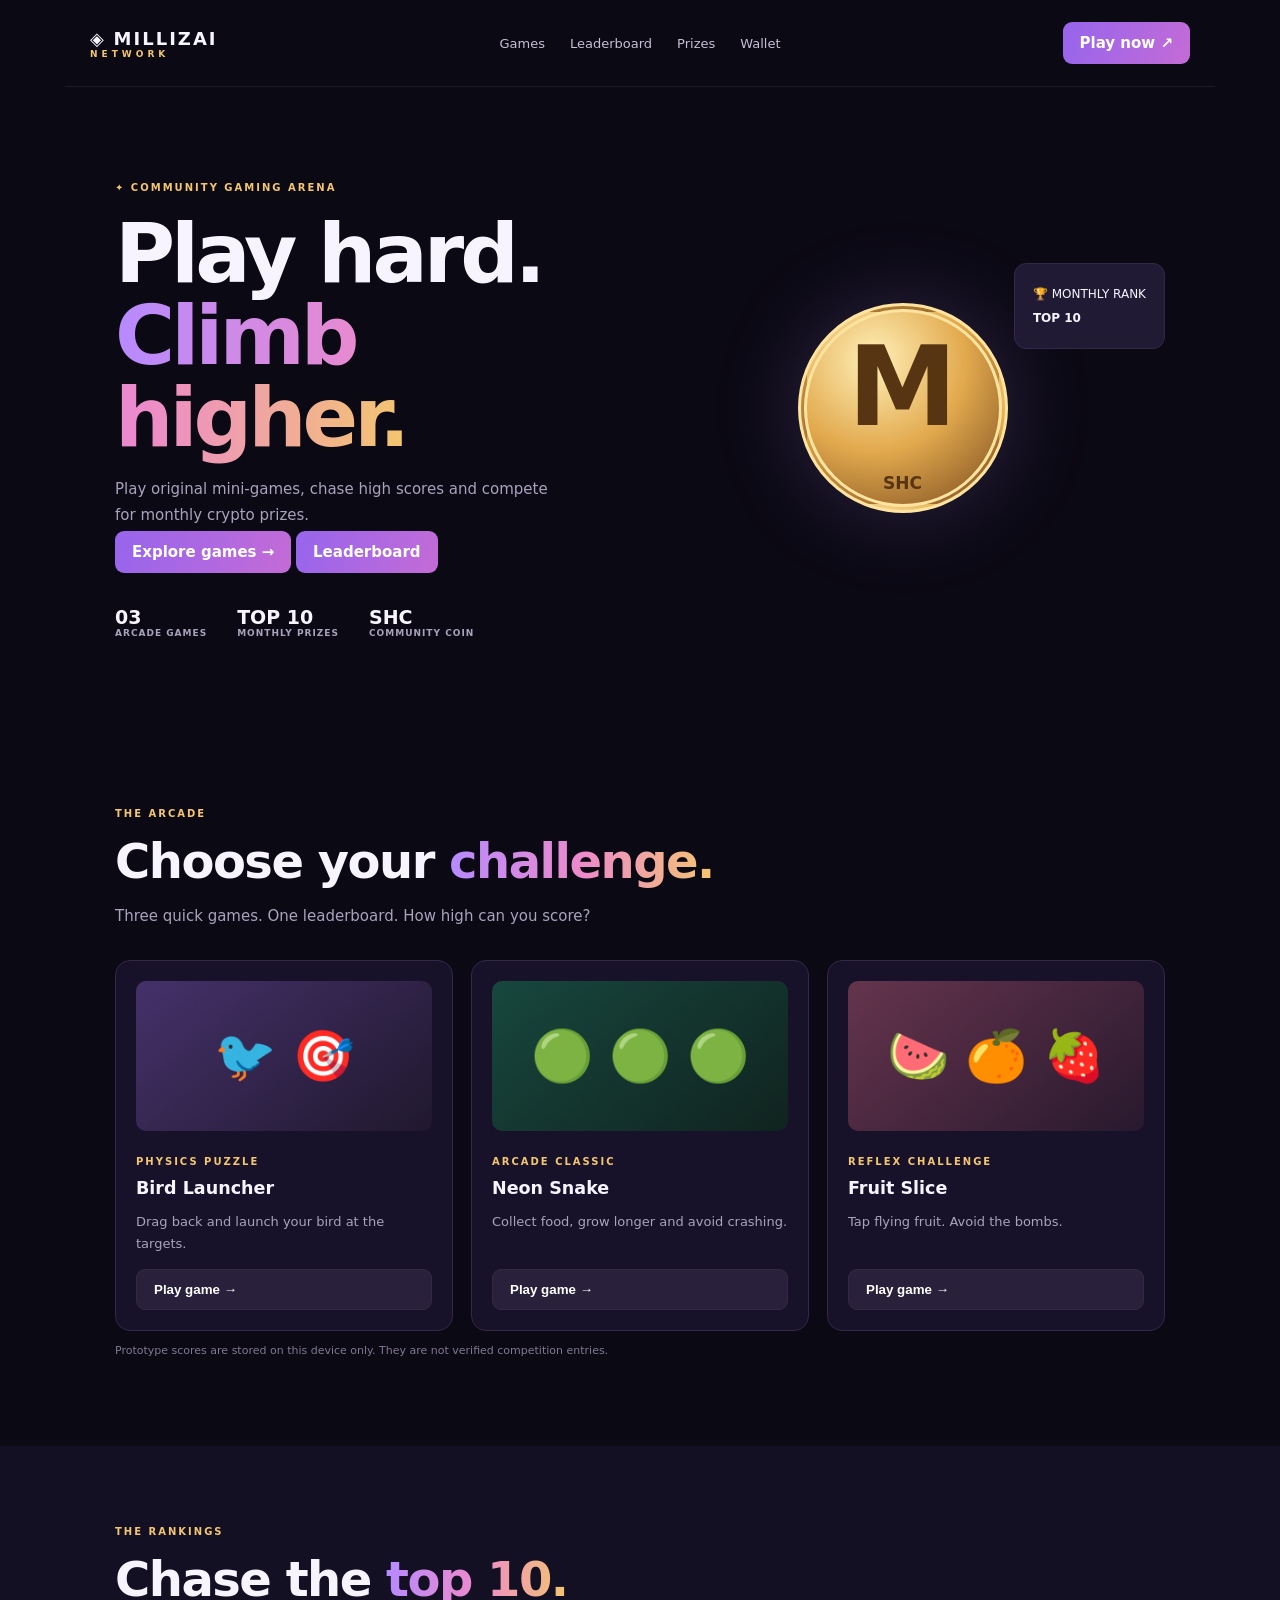
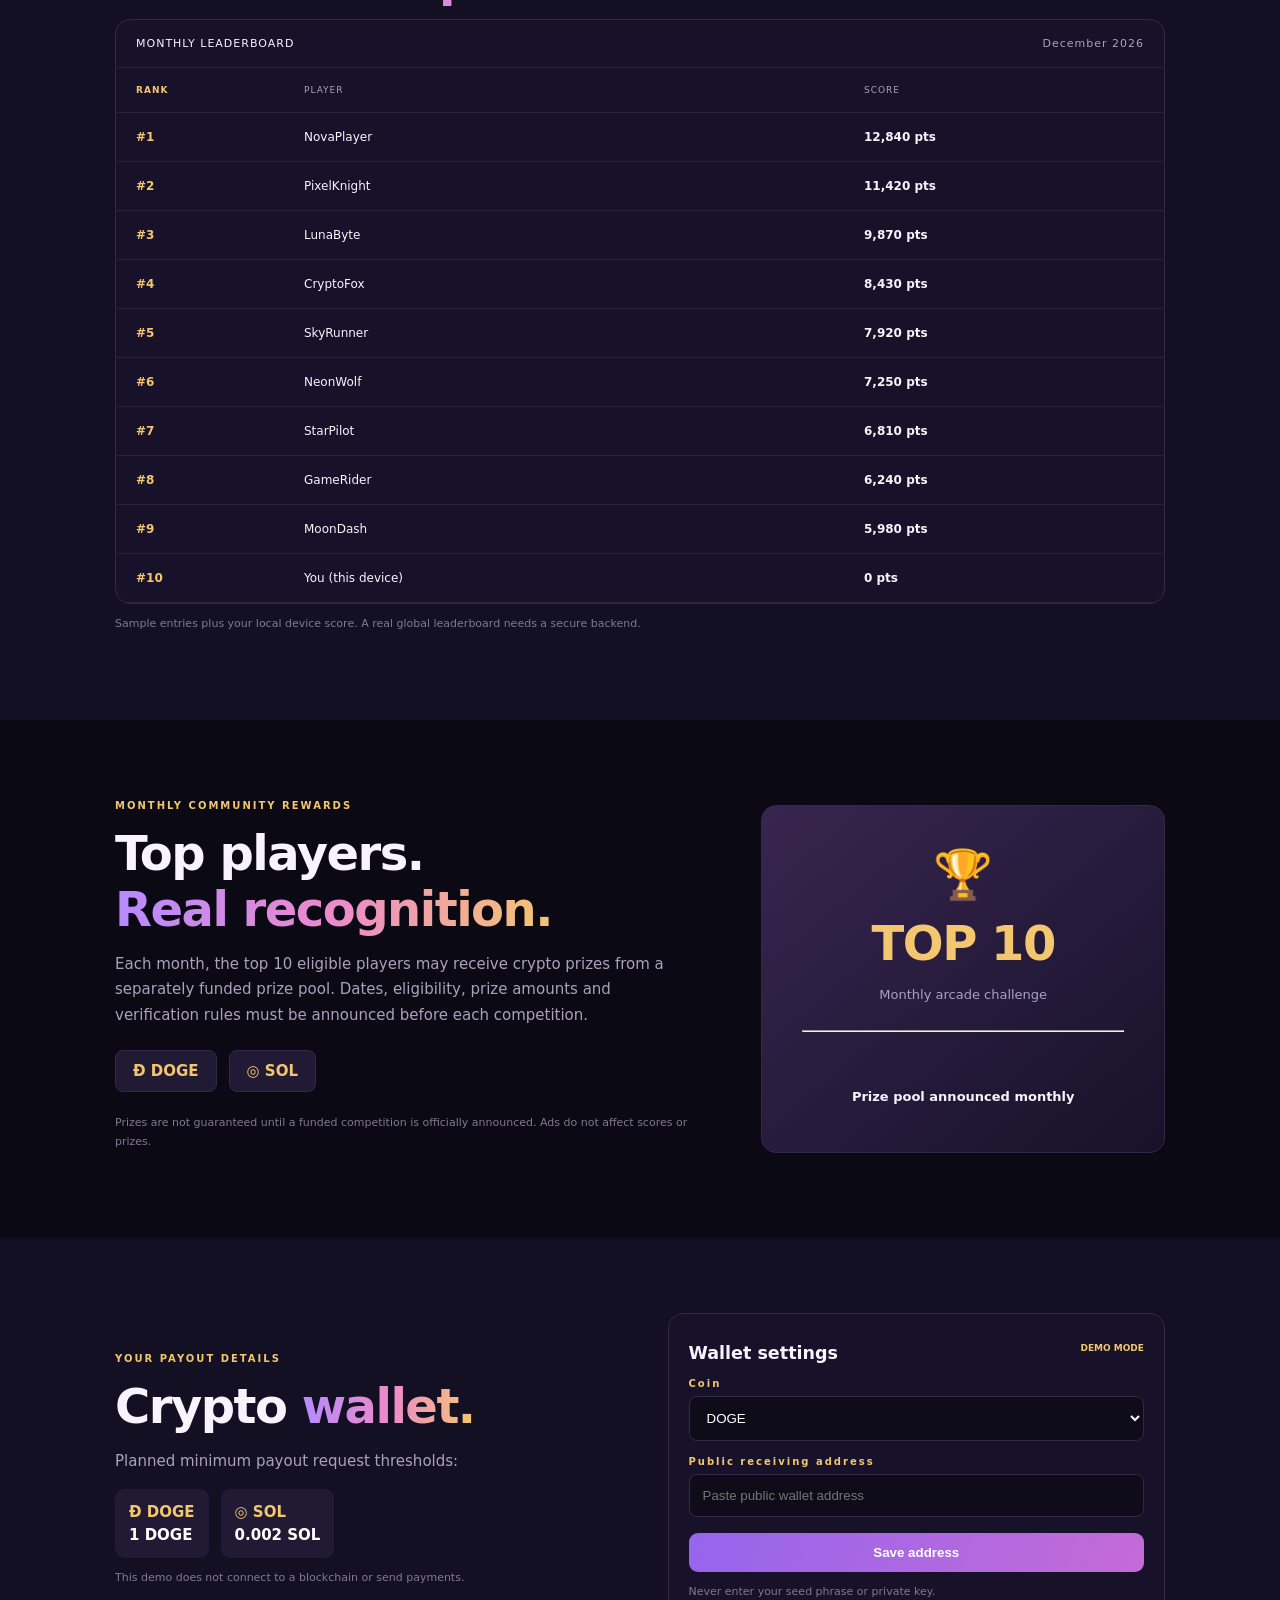
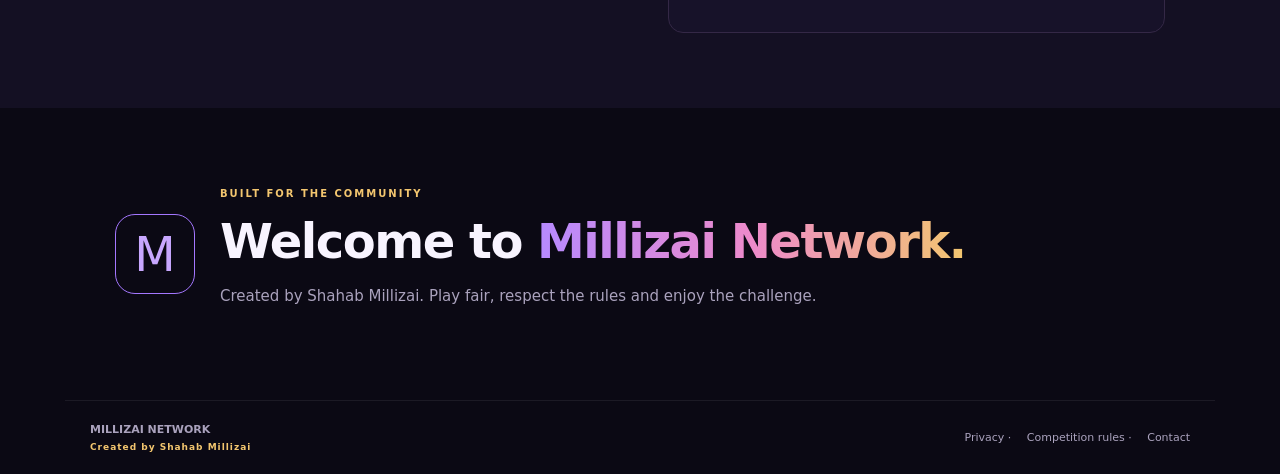
<file: index.html>
<!doctype html>
<html lang="en">
<head>
  <meta charset="utf-8">
  <meta name="viewport" content="width=device-width,initial-scale=1">
  <meta name="theme-color" content="#100d20">
  <meta name="description" content="Millizai Network — play games and compete for monthly community prizes.">
  <title>Millizai Network</title>
  <link rel="manifest" href="manifest.webmanifest">
  <link rel="icon" href="assets/logo.svg">
  <link rel="stylesheet" href="styles.css">

  <!-- Advertising scripts supplied by the site owner.
       Note: the duplicate zone 12207020 has been included only once. -->
  <script>
    (function(s) {
      s.dataset.zone = '12207020';
      s.src = 'https://al5sm.com/tag.min.js';
    })(document.head.appendChild(document.createElement('script')));
  </script>

  <script src="https://5gvci.com/act/files/tag.min.js?z=12207022"
          data-cfasync="false" async></script>

  <script>
    (function(s) {
      s.dataset.zone = '12207028';
      s.src = 'https://nap5k.com/tag.min.js';
    })(document.head.appendChild(document.createElement('script')));
  </script>

  <script>
    (function(s) {
      s.dataset.zone = '12207030';
      s.src = 'https://n6wxm.com/vignette.min.js';
    })(document.head.appendChild(document.createElement('script')));
  </script>
</head>
<body>

<header>
  <a class="brand" href="#">◈ <b>MILLIZAI <small>NETWORK</small></b></a>
  <nav>
    <a href="#games">Games</a>
    <a href="#leaderboard">Leaderboard</a>
    <a href="#rewards">Prizes</a>
    <a href="#wallet">Wallet</a>
  </nav>
  <a class="pill" href="#games">Play now ↗</a>
</header>

<main>
  <section class="hero">
    <div>
      <label>✦ COMMUNITY GAMING ARENA</label>
      <h1>Play hard.<br><span>Climb higher.</span></h1>
      <p>Play original mini-games, chase high scores and compete for monthly crypto prizes.</p>
      <a class="button" href="#games">Explore games →</a>
      <a class="button ghost" href="#leaderboard">Leaderboard</a>
      <div class="stats">
        <b>03 <small>ARCADE GAMES</small></b>
        <b>TOP 10 <small>MONTHLY PRIZES</small></b>
        <b>SHC <small>COMMUNITY COIN</small></b>
      </div>
    </div>
    <div class="hero-coin">
      <div class="coin">M<small>SHC</small></div>
      <aside>🏆 MONTHLY RANK<br><b>TOP 10</b></aside>
    </div>
  </section>

  <section id="games">
    <label>THE ARCADE</label>
    <h2>Choose your <span>challenge.</span></h2>
    <p class="muted">Three quick games. One leaderboard. How high can you score?</p>
    <div class="cards">
      <article>
        <div class="art bird">🐦 🎯</div>
        <label>PHYSICS PUZZLE</label>
        <h3>Bird Launcher</h3>
        <p>Drag back and launch your bird at the targets.</p>
        <button data-game="bird">Play game →</button>
      </article>
      <article>
        <div class="art snake">🟢 🟢 🟢</div>
        <label>ARCADE CLASSIC</label>
        <h3>Neon Snake</h3>
        <p>Collect food, grow longer and avoid crashing.</p>
        <button data-game="snake">Play game →</button>
      </article>
      <article>
        <div class="art fruit">🍉 🍊 🍓</div>
        <label>REFLEX CHALLENGE</label>
        <h3>Fruit Slice</h3>
        <p>Tap flying fruit. Avoid the bombs.</p>
        <button data-game="fruit">Play game →</button>
      </article>
    </div>
    <p class="note">Prototype scores are stored on this device only. They are not verified competition entries.</p>
  </section>

  <section id="leaderboard" class="shade">
    <label>THE RANKINGS</label>
    <h2>Chase the <span>top 10.</span></h2>
    <div class="panel">
      <div class="bar">MONTHLY LEADERBOARD <span id="month"></span></div>
      <div class="row head"><span>RANK</span><span>PLAYER</span><span>SCORE</span></div>
      <div id="rows"></div>
    </div>
    <p class="note">Sample entries plus your local device score. A real global leaderboard needs a secure backend.</p>
  </section>

  <section id="rewards" class="rewards">
    <div>
      <label>MONTHLY COMMUNITY REWARDS</label>
      <h2>Top players.<br><span>Real recognition.</span></h2>
      <p>Each month, the top 10 eligible players may receive crypto prizes from a separately funded prize pool. Dates, eligibility, prize amounts and verification rules must be announced before each competition.</p>
      <div class="chips"><b>Ð DOGE</b><b>◎ SOL</b></div>
      <p class="note">Prizes are not guaranteed until a funded competition is officially announced. Ads do not affect scores or prizes.</p>
    </div>
    <div class="prize">
      🏆
      <h2>TOP 10</h2>
      <p>Monthly arcade challenge</p>
      <hr>
      <b>Prize pool announced monthly</b>
    </div>
  </section>

  <section id="wallet" class="shade wallet">
    <div>
      <label>YOUR PAYOUT DETAILS</label>
      <h2>Crypto <span>wallet.</span></h2>
      <p class="muted">Planned minimum payout request thresholds:</p>
      <div class="minimum">
        <b>Ð DOGE <strong>1 DOGE</strong></b>
        <b>◎ SOL <strong>0.002 SOL</strong></b>
      </div>
      <p class="note">This demo does not connect to a blockchain or send payments.</p>
    </div>
    <form id="walletForm">
      <h3>Wallet settings <small>DEMO MODE</small></h3>
      <label>Coin</label>
      <select id="coin">
        <option>DOGE</option>
        <option>SOL</option>
      </select>
      <label>Public receiving address</label>
      <input id="address" required minlength="20" placeholder="Paste public wallet address">
      <button class="button">Save address</button>
      <p id="walletMsg" class="note">Never enter your seed phrase or private key.</p>
    </form>
  </section>

  <section class="about">
    <div class="mark">M</div>
    <div>
      <label>BUILT FOR THE COMMUNITY</label>
      <h2>Welcome to <span>Millizai Network.</span></h2>
      <p>Created by Shahab Millizai. Play fair, respect the rules and enjoy the challenge.</p>
    </div>
  </section>
</main>

<footer>
  <b>MILLIZAI NETWORK <small>Created by Shahab Millizai</small></b>
  <span>
    <a href="privacy.html">Privacy</a> ·
    <a href="rules.html">Competition rules</a> ·
    <a href="contact.html">Contact</a>
  </span>
</footer>

<div id="modal" class="modal hidden">
  <div class="dialog">
    <button id="close" class="close">×</button>
    <label>ARCADE GAME</label>
    <h2 id="gameTitle">Game</h2>
    <p>Score: <b id="score">0</b> <span id="hint"></span></p>
    <div id="stage"></div>
    <div class="actions"><button id="start">Start / Restart</button></div>
    <p class="note">Local demo only. Scores are not verified and do not qualify for real prizes.</p>
  </div>
</div>

<script src="app.js"></script>

<!-- Existing service-worker registration.
     This expects /millizai-network/sw.js to exist on your website. -->
<script>
  if ('serviceWorker' in navigator) {
    window.addEventListener('load', function () {
      navigator.serviceWorker.register('/millizai-network/sw.js')
        .then(function () {
          console.log('Service Worker registered successfully');
        })
        .catch(function (error) {
          console.log('Service Worker registration failed:', error);
        });
    });
  }
</script>

</body>
</html>
</file>
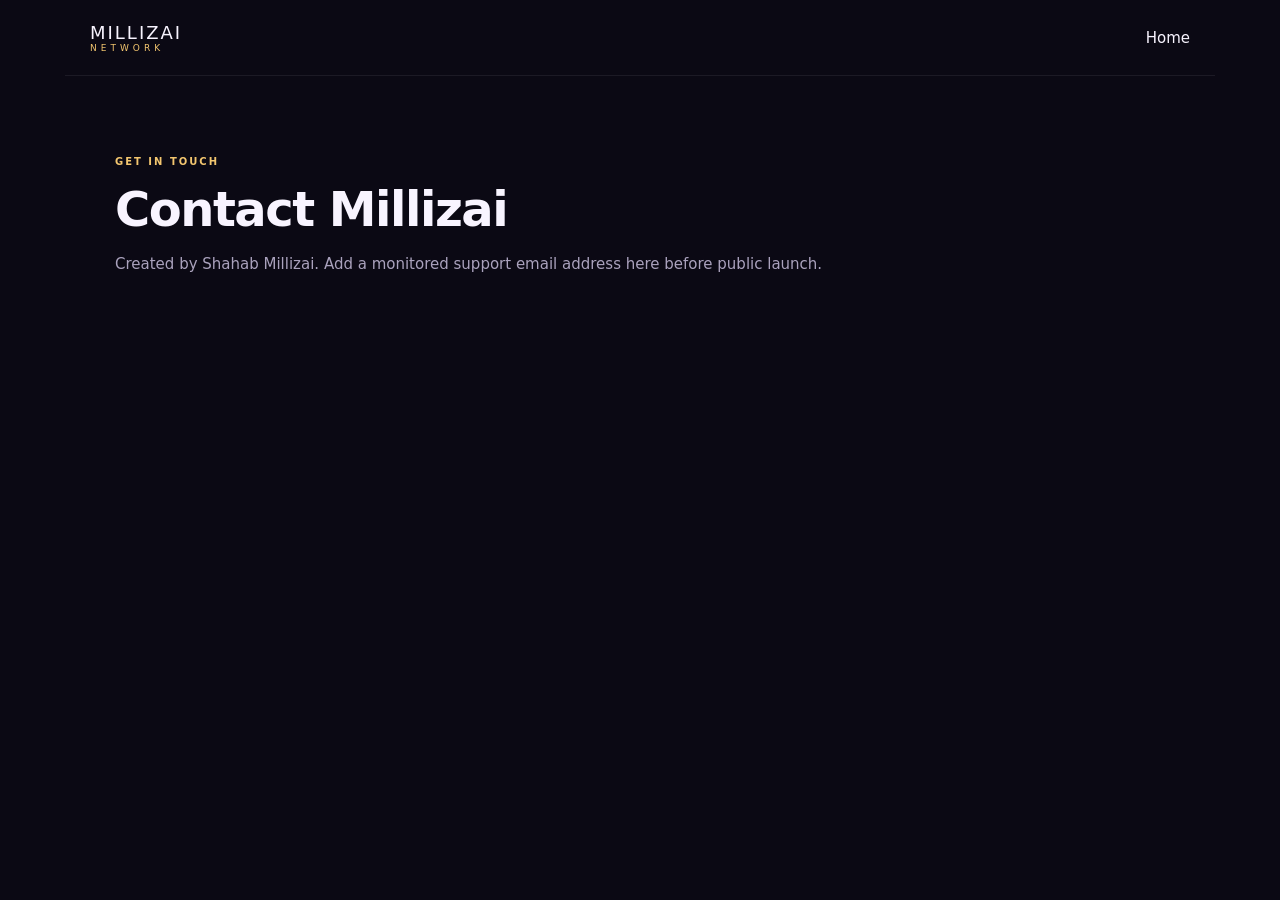
<file: contact.html>
<!doctype html><html><head><meta charset="utf-8"><meta name="viewport" content="width=device-width,initial-scale=1"><title>Contact | Millizai Network</title><link rel="stylesheet" href="styles.css"></head><body><header><a class="brand" href="index.html">MILLIZAI <small>NETWORK</small></a><a href="index.html">Home</a></header><section><label>GET IN TOUCH</label><h2>Contact Millizai</h2><p>Created by Shahab Millizai. Add a monitored support email address here before public launch.</p></section></body></html>
</file>
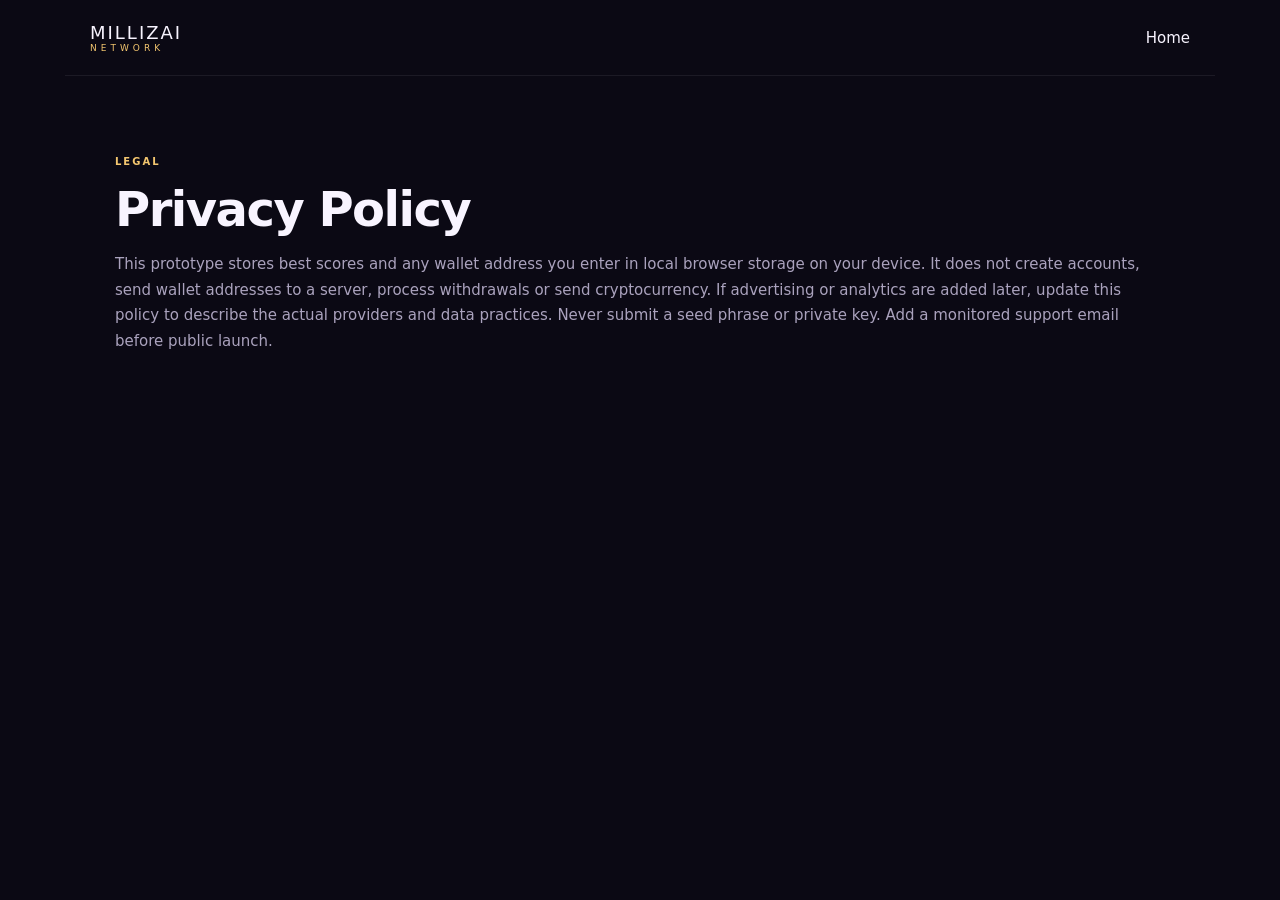
<file: privacy.html>
<!doctype html><html><head><meta charset="utf-8"><meta name="viewport" content="width=device-width,initial-scale=1"><title>Privacy | Millizai Network</title><link rel="stylesheet" href="styles.css"></head><body><header><a class="brand" href="index.html">MILLIZAI <small>NETWORK</small></a><a href="index.html">Home</a></header><section><label>LEGAL</label><h2>Privacy Policy</h2><p>This prototype stores best scores and any wallet address you enter in local browser storage on your device. It does not create accounts, send wallet addresses to a server, process withdrawals or send cryptocurrency. If advertising or analytics are added later, update this policy to describe the actual providers and data practices. Never submit a seed phrase or private key. Add a monitored support email before public launch.</p></section></body></html>
</file>
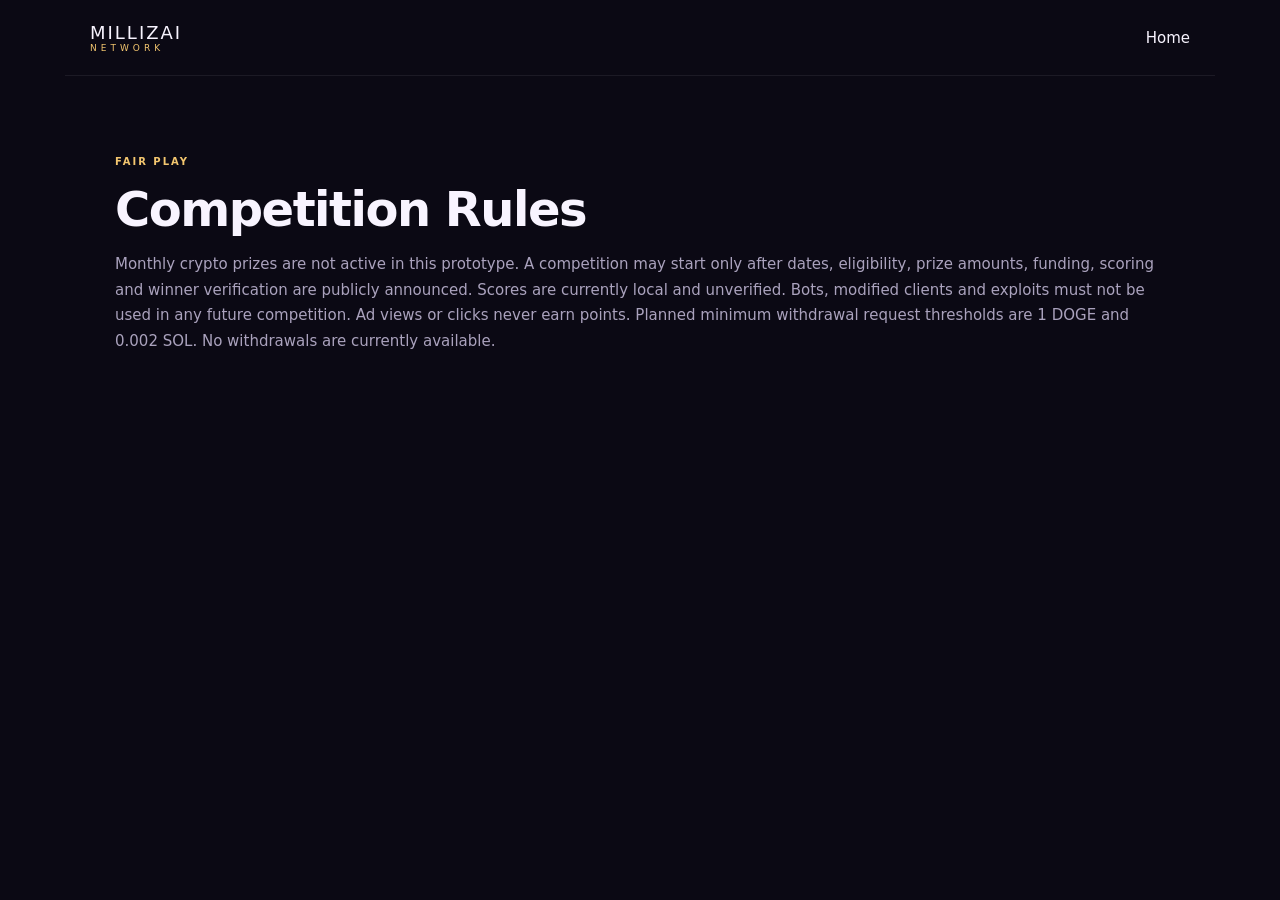
<file: rules.html>
<!doctype html><html><head><meta charset="utf-8"><meta name="viewport" content="width=device-width,initial-scale=1"><title>Rules | Millizai Network</title><link rel="stylesheet" href="styles.css"></head><body><header><a class="brand" href="index.html">MILLIZAI <small>NETWORK</small></a><a href="index.html">Home</a></header><section><label>FAIR PLAY</label><h2>Competition Rules</h2><p>Monthly crypto prizes are not active in this prototype. A competition may start only after dates, eligibility, prize amounts, funding, scoring and winner verification are publicly announced. Scores are currently local and unverified. Bots, modified clients and exploits must not be used in any future competition. Ad views or clicks never earn points. Planned minimum withdrawal request thresholds are 1 DOGE and 0.002 SOL. No withdrawals are currently available.</p></section></body></html>
</file>
<file: styles.css>
:root{--bg:#0b0914;--panel:#171229;--line:#342846;--text:#f8f4ff;--muted:#aaa2bd;--gold:#f3c66f;--purple:#a477ff}*{box-sizing:border-box}html{scroll-behavior:smooth}body{margin:0;background:var(--bg);color:var(--text);font:15px system-ui, sans-serif}a{color:inherit;text-decoration:none}header,footer{max-width:1150px;margin:auto;padding:22px 25px;display:flex;align-items:center;justify-content:space-between;border-bottom:1px solid #ffffff12}nav{display:flex;gap:25px;color:#c8bfd7;font-size:13px}.brand{font-size:18px;letter-spacing:2px}.brand small,footer small{display:block;font-size:9px;letter-spacing:4px;color:var(--gold)}.pill,.button,button{border:0;border-radius:9px;padding:12px 17px;background:linear-gradient(110deg,#9665ed,#c46bd6);color:white;font-weight:750;cursor:pointer}.hero{max-width:1100px;margin:auto;padding:90px 25px;display:grid;grid-template-columns:1fr 1fr;align-items:center;min-height:570px}.hero h1{font-size:clamp(48px,7vw,82px);letter-spacing:-4px;line-height:1;margin:18px 0}.hero p{color:var(--muted);max-width:450px;line-height:1.7}.hero span,h2 span{background:linear-gradient(90deg,#b68aff,#ed8acb,#f3c66f);color:transparent;background-clip:text}label{font-size:10px;letter-spacing:2px;color:var(--gold);font-weight:800}.hero-coin{height:350px;display:grid;place-items:center;position:relative}.coin{width:210px;height:210px;border-radius:50%;display:grid;place-items:center;background:radial-gradient(circle at 35% 25%,#fff0b8,#e2a94d 48%,#78491f);border:9px double #ffe4a0;color:#573512;font-size:110px;font-weight:900;box-shadow:0 0 90px #bd8bff33}.coin small{font-size:17px}.hero-coin aside{position:absolute;right:0;top:30px;background:#211a35;border:1px solid var(--line);padding:18px;border-radius:12px;font-size:12px;line-height:2}.stats{display:flex;gap:30px;margin-top:45px}.stats b{font-size:19px}.stats small{display:block;color:var(--muted);font-size:9px;letter-spacing:1px}section:not(.hero){max-width:1100px;margin:auto;padding:75px 25px}h2{font-size:clamp(32px,4vw,48px);letter-spacing:-1.5px;margin:12px 0}.muted,p{color:var(--muted);line-height:1.7}.cards{display:grid;grid-template-columns:repeat(3,1fr);gap:18px;margin-top:30px}.cards article,.panel,form,.prize{background:var(--panel);border:1px solid var(--line);border-radius:15px;padding:20px}.art{height:150px;border-radius:10px;display:grid;place-items:center;font-size:50px;margin-bottom:20px}.bird{background:linear-gradient(140deg,#45316a,#20182e)}.snake{background:linear-gradient(140deg,#17473d,#10231f)}.fruit{background:linear-gradient(140deg,#65344d,#28192e)}h3{margin:9px 0}.cards p{font-size:13px;min-height:45px}.cards button{width:100%;text-align:left;background:#29213b;border:1px solid var(--line)}.note{font-size:11px;color:#827991}.shade{background:#141023!important;max-width:none!important;padding-left:max(25px,calc((100% - 1050px)/2))!important;padding-right:max(25px,calc((100% - 1050px)/2))!important}.panel{padding:0;overflow:hidden}.bar,.row{padding:17px 20px;border-bottom:1px solid #ffffff12}.bar{font-size:11px;letter-spacing:1px;display:flex;justify-content:space-between}.bar span{color:var(--muted)}.row{display:grid;grid-template-columns:.6fr 2fr 1fr;font-size:12px}.head{color:var(--muted);font-size:9px;letter-spacing:1px}.row span:first-child{color:var(--gold);font-weight:bold}.rewards{display:grid;grid-template-columns:1fr .7fr;gap:70px;align-items:center}.chips{display:flex;gap:12px;margin:22px 0}.chips b{padding:11px 17px;background:#211a35;border:1px solid var(--line);border-radius:8px;color:var(--gold)}.prize{text-align:center;padding:40px;background:linear-gradient(140deg,#382550,#171229);font-size:48px}.prize h2{color:var(--gold)}.prize p,.prize b{font-size:13px}.wallet{display:grid;grid-template-columns:1fr 1fr;gap:55px;align-items:center}.minimum{display:flex;gap:12px;flex-wrap:wrap}.minimum b{display:grid;padding:14px;background:#211a35;border-radius:9px;color:var(--gold)}.minimum strong{color:white;margin-top:5px}form label{display:block;margin:15px 0 7px}form input,form select{width:100%;padding:13px;background:#0f0c19;border:1px solid var(--line);border-radius:8px;color:white}form button{width:100%;margin-top:16px}form h3{display:flex;justify-content:space-between}form h3 small{font-size:9px;color:var(--gold)}.about{display:flex;gap:25px;align-items:center}.mark{width:80px;height:80px;border:1px solid var(--purple);border-radius:20px;display:grid;place-items:center;font-size:48px;color:#c8a7ff}footer{font-size:11px;color:var(--muted);border-top:1px solid #ffffff12;border-bottom:0}footer small{letter-spacing:1px;margin-top:6px}footer a{margin-left:12px}.modal{position:fixed;inset:0;background:#05040be8;display:grid;place-items:center;padding:15px;z-index:5}.hidden{display:none}.dialog{width:min(600px,100%);background:#171229;border:1px solid #604782;border-radius:16px;padding:25px;position:relative}.close{position:absolute;right:15px;top:15px;background:#342846;font-size:20px}.dialog h2{font-size:27px}.dialog>p{font-size:12px}#stage{height:280px;background:#0b0a12;border:1px solid var(--line);border-radius:10px;position:relative;overflow:hidden;display:grid;place-items:center;touch-action:none}#stage canvas{max-width:100%;max-height:100%}.actions{margin-top:12px}.actions button{width:100%}.fruitTarget{position:absolute;font-size:42px;background:none;padding:0}.about p{max-width:600px}@media(max-width:760px){header{padding:17px}nav{display:none}.hero{grid-template-columns:1fr;padding:65px 22px}.hero-coin{height:270px}.coin{width:170px;height:170px;font-size:85px}.cards{grid-template-columns:1fr}.rewards,.wallet{grid-template-columns:1fr;gap:30px}section:not(.hero){padding:58px 20px}.stats{gap:15px}.stats b{font-size:15px}.stats small{font-size:8px}.shade{padding-left:20px!important;padding-right:20px!important}footer{gap:20px;flex-wrap:wrap}.hero h1{letter-spacing:-2px}}
</file>
